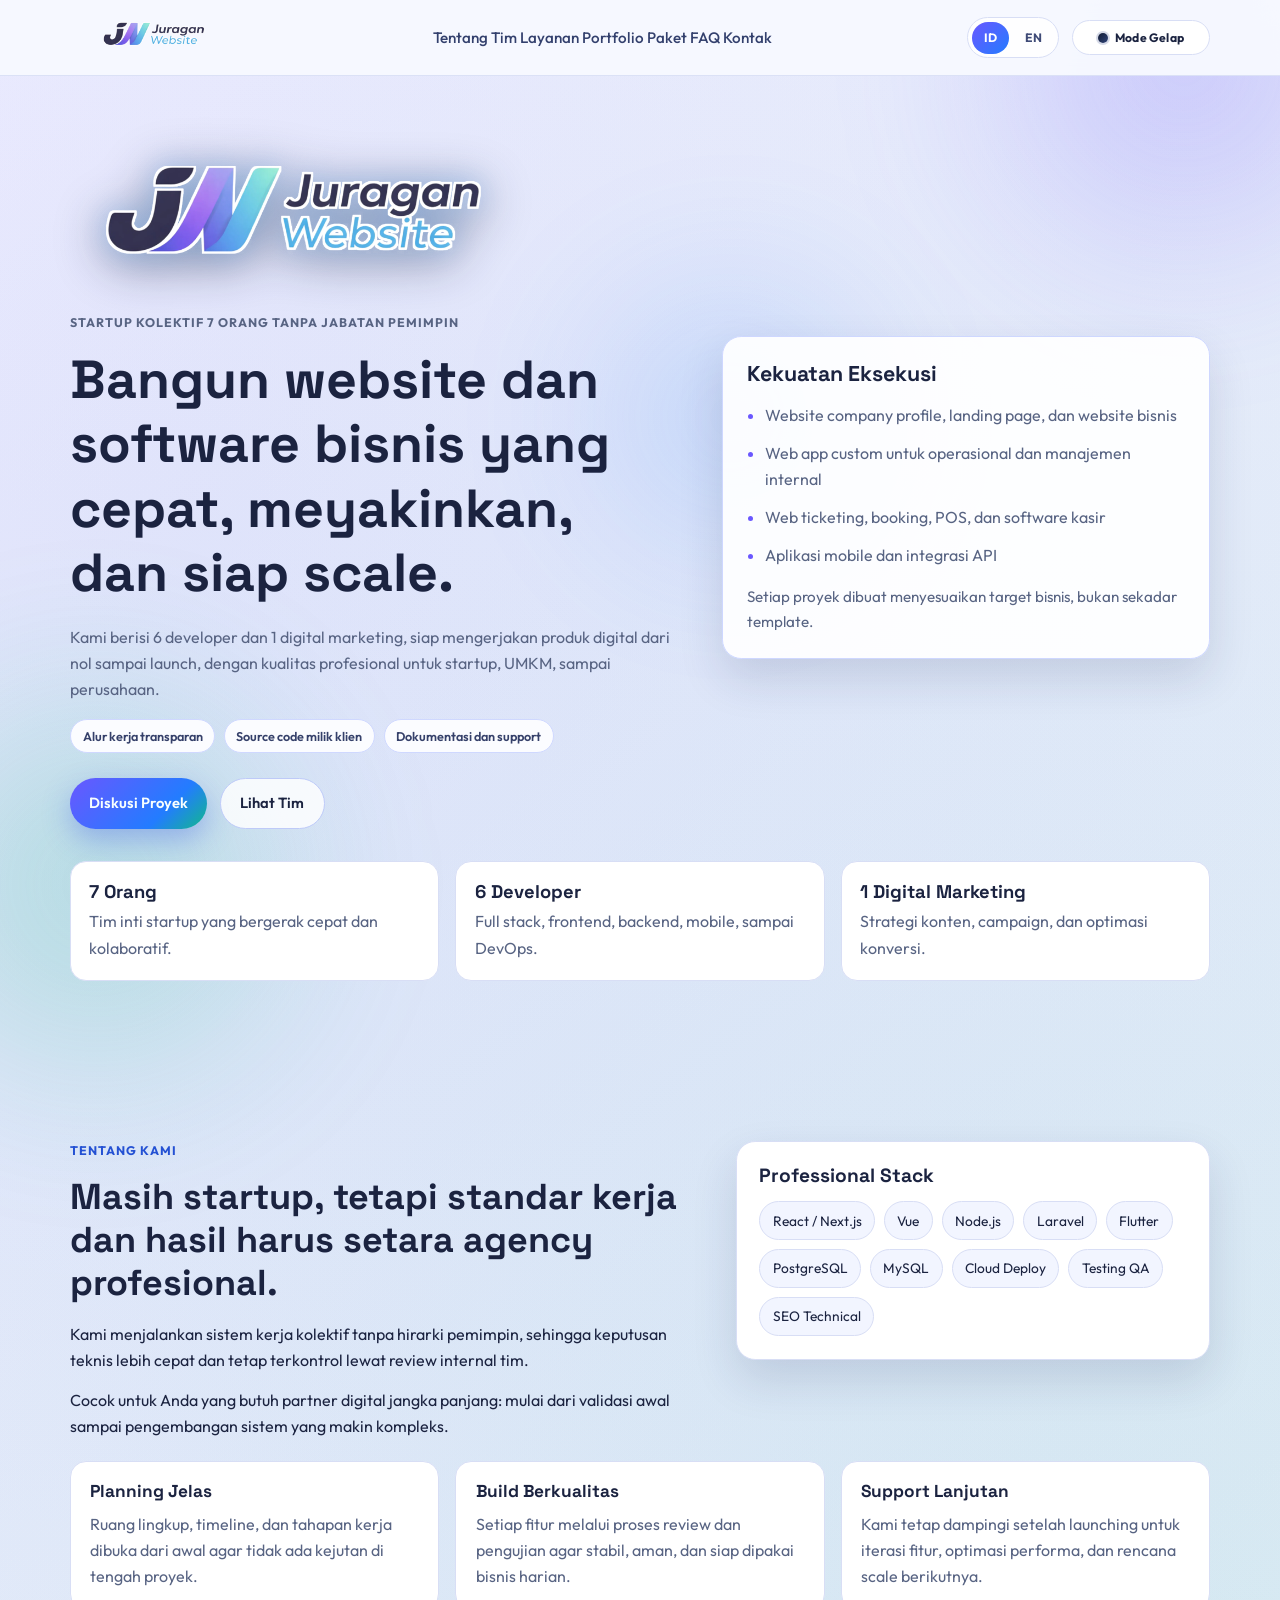
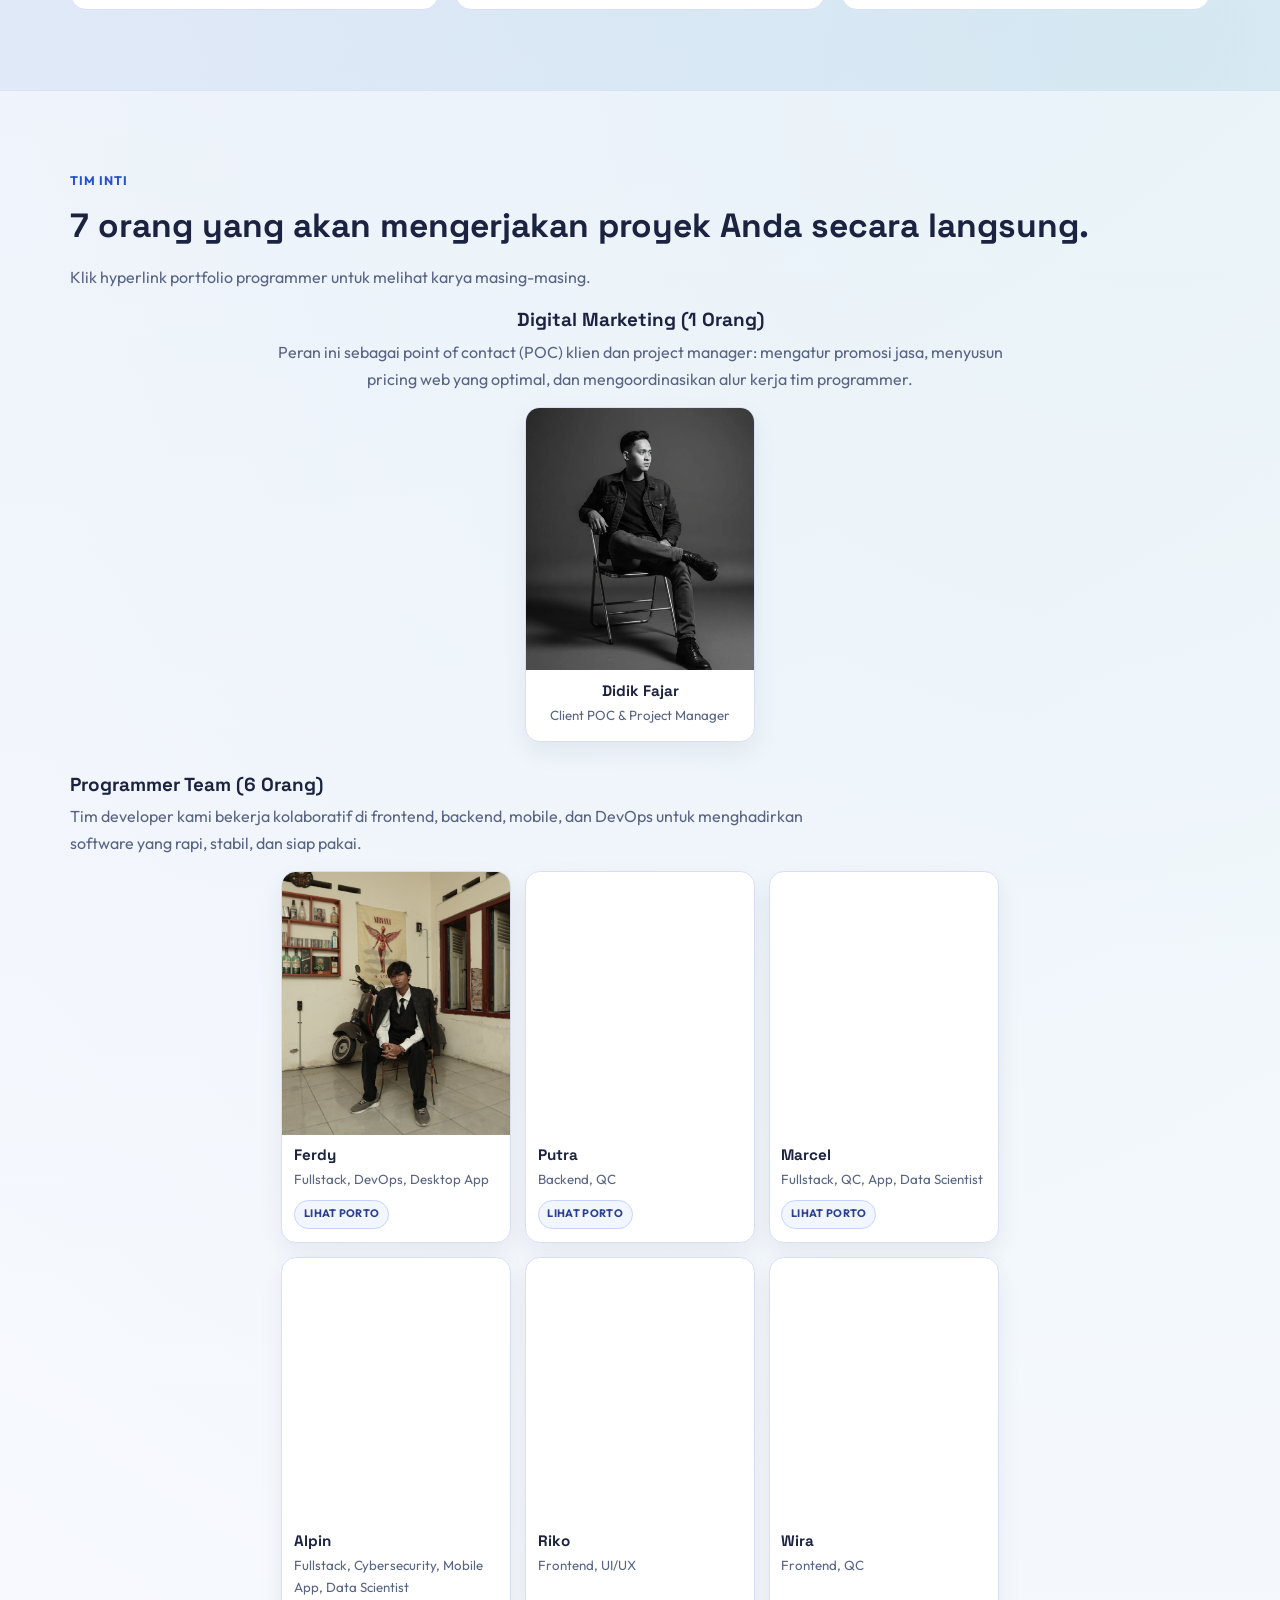
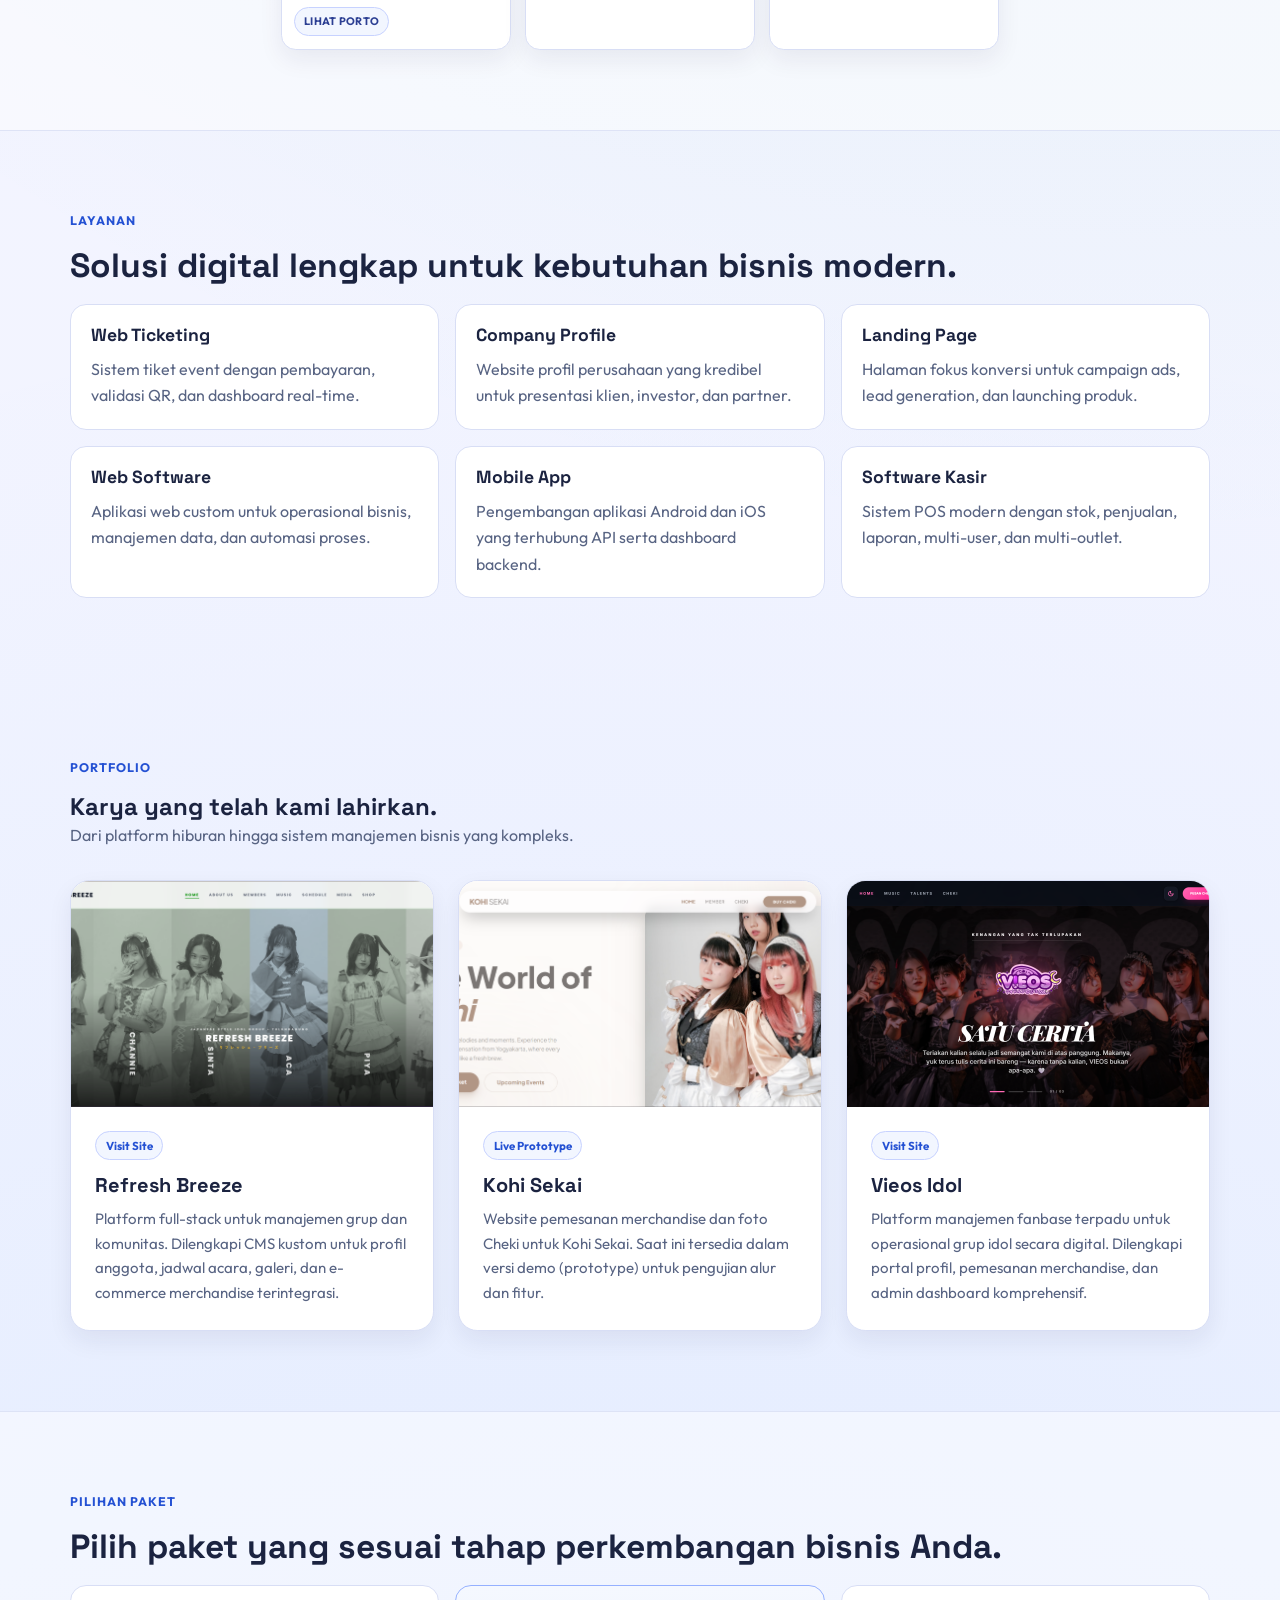
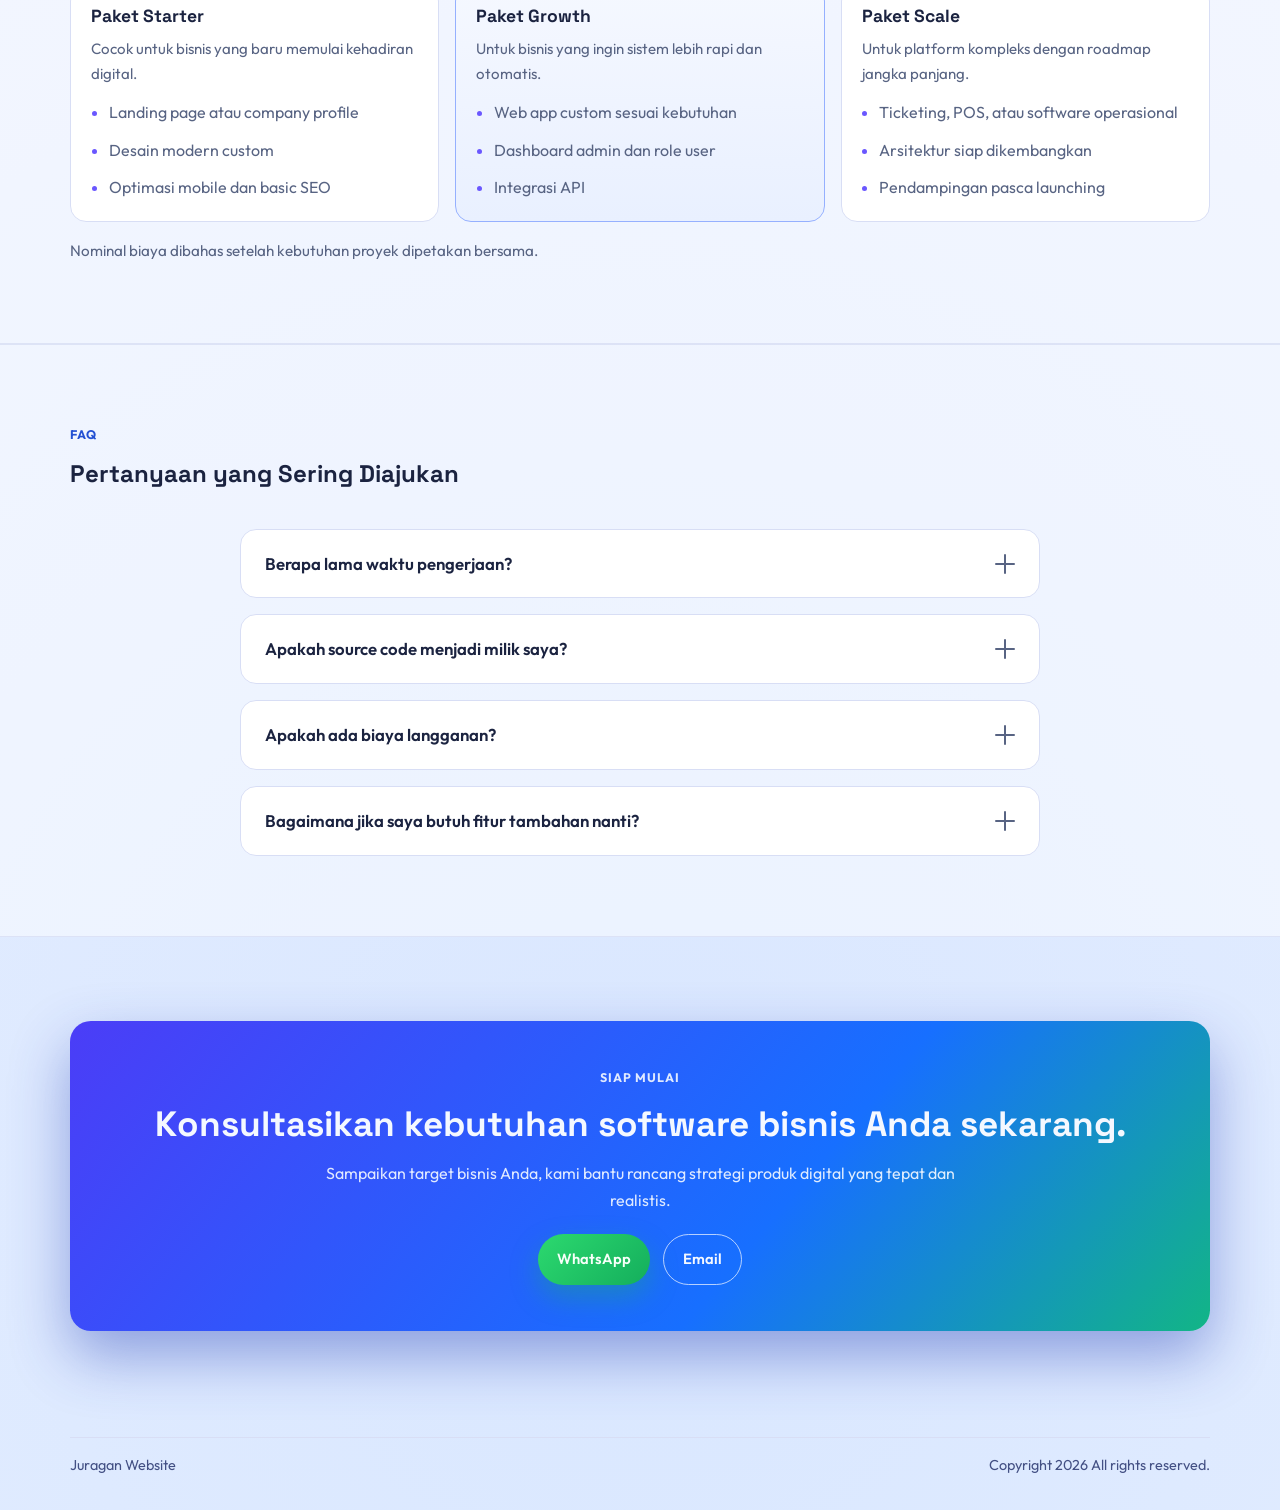
<file: index.html>
<!doctype html>
<html
  lang="id"
  data-title-id="Juragan Website"
  data-title-en="Juragan Website"
  data-description-id="Tim startup 6 developer dan 1 digital marketing untuk web software, app, ticketing, landing page, company profile, dan software kasir."
  data-description-en="A startup team of 6 developers and 1 digital marketer building web software, apps, ticketing systems, landing pages, company profiles, and POS software."
>
  <head>
    <meta charset="UTF-8" />
    <meta name="viewport" content="width=device-width, initial-scale=1.0" />
    <title>Juragan Website</title>
    <meta
      name="description"
      content="Tim startup 6 developer dan 1 digital marketing untuk web software, app, ticketing, landing page, company profile, dan software kasir."
    />
    <link rel="preconnect" href="https://fonts.googleapis.com" />
    <link rel="preconnect" href="https://fonts.gstatic.com" crossorigin />
    <link
      href="https://fonts.googleapis.com/css2?family=Outfit:wght@300;400;500;600;700&family=Space+Grotesk:wght@500;600;700&display=swap"
      rel="stylesheet"
    />
    <link rel="stylesheet" href="https://unpkg.com/aos@2.3.4/dist/aos.css" />
    <link rel="stylesheet" href="styles.css" />
  </head>
  <body>
    <div class="ambient ambient-a" aria-hidden="true"></div>
    <div class="ambient ambient-b" aria-hidden="true"></div>
    <div class="ambient ambient-c" aria-hidden="true"></div>

    <header class="site-header" id="beranda">
      <div class="container nav-wrap">
        <a href="#beranda" class="brand" aria-label="Juragan Website">
          <span class="brand-logo-wrap" aria-hidden="true">
            <img src="assets/LogoE.webp" alt="" class="brand-logo" />
          </span>
          <span class="brand-text">Juragan Website</span>
        </a>

        <nav id="site-nav" class="site-nav" aria-label="Main navigation">
          <div class="nav-container">
            <a href="#tentang" data-i18n data-id="Tentang" data-en="About">Tentang</a>
            <a href="#tim" data-i18n data-id="Tim" data-en="Team">Tim</a>
            <a href="#layanan" data-i18n data-id="Layanan" data-en="Services">Layanan</a>
            <a href="#portfolio" data-i18n data-id="Portfolio" data-en="Portfolio">Portfolio</a>
            <a href="#paket" data-i18n data-id="Paket" data-en="Packages">Paket</a>
            <a href="#faq" data-i18n data-id="FAQ" data-en="FAQ">FAQ</a>
            <a href="#kontak" data-i18n data-id="Kontak" data-en="Contact">Kontak</a>
          </div>
        </nav>

        <div class="nav-actions">
          <div class="lang-switch" role="group" aria-label="Language switcher">
            <button type="button" class="lang-btn is-active" data-lang-button="id" aria-pressed="true">
              ID
            </button>
            <button type="button" class="lang-btn" data-lang-button="en" aria-pressed="false">
              EN
            </button>
          </div>

          <button
            type="button"
            class="theme-toggle"
            data-theme-toggle
            data-label-dark-id="Mode Gelap"
            data-label-dark-en="Dark Mode"
            data-label-light-id="Mode Terang"
            data-label-light-en="Light Mode"
            aria-pressed="false"
          >
            <span class="theme-dot" aria-hidden="true"></span>
            <span class="theme-toggle-text">Dark Mode</span>
          </button>

          <button
            class="menu-toggle"
            aria-controls="site-nav"
            aria-expanded="false"
            aria-label="Menu"
          >
            <span class="hamburger-box">
              <span class="hamburger-inner"></span>
            </span>
          </button>
        </div>
      </div>
    </header>

    <main>
      <section class="hero section">
        <div class="container hero-grid">
          <div class="hero-copy reveal">
            <div
              class="hero-brand"
              aria-label="Logo Juragan Website"
              data-aos="fade-right"
              data-aos-duration="900"
              data-aos-easing="ease-out-cubic"
            >
              <span class="hero-logo-frame">
                <img src="assets/LogoE.webp" alt="Logo Juragan Website" class="hero-logo" />
              </span>
            </div>

            <p
              class="kicker"
              data-i18n
              data-id="Startup kolektif 7 orang tanpa jabatan pemimpin"
              data-en="A 7-person collective startup without a formal leader"
            >
              Startup kolektif 7 orang tanpa jabatan pemimpin
            </p>

            <h1
              data-i18n
              data-id="Bangun website dan software bisnis yang cepat, meyakinkan, dan siap scale."
              data-en="Build websites and business software that are fast, credible, and built to scale."
            >
              Bangun website dan software bisnis yang cepat, meyakinkan, dan siap scale.
            </h1>

            <p
              data-i18n
              data-id="Kami berisi 6 developer dan 1 digital marketing, siap mengerjakan produk digital dari nol sampai launch, dengan kualitas profesional untuk startup, UMKM, sampai perusahaan."
              data-en="Our team has 6 developers and 1 digital marketer, ready to build digital products from zero to launch with professional quality for startups, SMEs, and companies."
            >
              Kami berisi 6 developer dan 1 digital marketing, siap mengerjakan produk digital dari nol sampai launch, dengan kualitas profesional untuk startup, UMKM, sampai perusahaan.
            </p>

            <div class="hero-proof">
              <span
                data-i18n
                data-id="Alur kerja transparan"
                data-en="Transparent workflow"
                >Alur kerja transparan</span
              >
              <span
                data-i18n
                data-id="Source code milik klien"
                data-en="Client-owned source code"
                >Source code milik klien</span
              >
              <span
                data-i18n
                data-id="Dokumentasi dan support"
                data-en="Documentation and support"
                >Dokumentasi dan support</span
              >
            </div>

            <div class="hero-cta">
              <a href="#kontak" class="btn btn-primary" data-i18n data-id="Diskusi Proyek" data-en="Discuss Project"
                >Diskusi Proyek</a
              >
              <a href="#tim" class="btn btn-outline" data-i18n data-id="Lihat Tim" data-en="Meet The Team"
                >Lihat Tim</a
              >
            </div>
          </div>

          <div class="hero-panel reveal" data-delay="1">
            <h2 data-i18n data-id="Kekuatan Eksekusi" data-en="Execution Strength">Kekuatan Eksekusi</h2>
            <ul class="clean-list">
              <li
                data-i18n
                data-id="Website company profile, landing page, dan website bisnis"
                data-en="Company profile websites, landing pages, and business websites"
              >
                Website company profile, landing page, dan website bisnis
              </li>
              <li
                data-i18n
                data-id="Web app custom untuk operasional dan manajemen internal"
                data-en="Custom web apps for operations and internal management"
              >
                Web app custom untuk operasional dan manajemen internal
              </li>
              <li
                data-i18n
                data-id="Web ticketing, booking, POS, dan software kasir"
                data-en="Web ticketing, booking, POS, and cashier software"
              >
                Web ticketing, booking, POS, dan software kasir
              </li>
              <li
                data-i18n
                data-id="Aplikasi mobile dan integrasi API"
                data-en="Mobile apps and API integrations"
              >
                Aplikasi mobile dan integrasi API
              </li>
            </ul>
            <p
              class="small-note"
              data-i18n
              data-id="Setiap proyek dibuat menyesuaikan target bisnis, bukan sekadar template."
              data-en="Every project is tailored to business goals, not just template-based."
            >
              Setiap proyek dibuat menyesuaikan target bisnis, bukan sekadar template.
            </p>
          </div>
        </div>

        <div class="container metric-grid">
          <article class="metric reveal" data-delay="1">
            <h3>7 Orang</h3>
            <p
              data-i18n
              data-id="Tim inti startup yang bergerak cepat dan kolaboratif."
              data-en="A core startup team that moves fast and collaborates tightly."
            >
              Tim inti startup yang bergerak cepat dan kolaboratif.
            </p>
          </article>
          <article class="metric reveal" data-delay="2">
            <h3>6 Developer</h3>
            <p
              data-i18n
              data-id="Full stack, frontend, backend, mobile, sampai DevOps."
              data-en="Full stack, frontend, backend, mobile, and DevOps capabilities."
            >
              Full stack, frontend, backend, mobile, sampai DevOps.
            </p>
          </article>
          <article class="metric reveal" data-delay="3">
            <h3>1 Digital Marketing</h3>
            <p
              data-i18n
              data-id="Strategi konten, campaign, dan optimasi konversi."
              data-en="Content strategy, campaigns, and conversion optimization."
            >
              Strategi konten, campaign, dan optimasi konversi.
            </p>
          </article>
        </div>
      </section>

      <section class="section" id="tentang">
        <div class="container split">
          <div class="reveal">
            <p class="kicker" data-i18n data-id="Tentang Kami" data-en="About Us">Tentang Kami</p>
            <h2
              data-i18n
              data-id="Masih startup, tetapi standar kerja dan hasil harus setara agency profesional."
              data-en="Still a startup, but our quality and delivery standards are agency-level."
            >
              Masih startup, tetapi standar kerja dan hasil harus setara agency profesional.
            </h2>
            <p
              data-i18n
              data-id="Kami menjalankan sistem kerja kolektif tanpa hirarki pemimpin, sehingga keputusan teknis lebih cepat dan tetap terkontrol lewat review internal tim."
              data-en="We run as a collective without a formal leader, enabling faster technical decisions while maintaining quality through internal team reviews."
            >
              Kami menjalankan sistem kerja kolektif tanpa hirarki pemimpin, sehingga keputusan teknis lebih cepat dan tetap terkontrol lewat review internal tim.
            </p>
            <p
              data-i18n
              data-id="Cocok untuk Anda yang butuh partner digital jangka panjang: mulai dari validasi awal sampai pengembangan sistem yang makin kompleks."
              data-en="Ideal for businesses that need a long-term digital partner, from early validation to complex system growth."
            >
              Cocok untuk Anda yang butuh partner digital jangka panjang: mulai dari validasi awal sampai pengembangan sistem yang makin kompleks.
            </p>
          </div>

          <div class="stack-card reveal" data-delay="1">
            <h3 data-i18n data-id="Professional Stack" data-en="Professional Stack">Professional Stack</h3>
            <div class="chips">
              <span>React / Next.js</span>
              <span>Vue</span>
              <span>Node.js</span>
              <span>Laravel</span>
              <span>Flutter</span>
              <span>PostgreSQL</span>
              <span>MySQL</span>
              <span>Cloud Deploy</span>
              <span>Testing QA</span>
              <span>SEO Technical</span>
            </div>
          </div>
        </div>

        <div class="container proof-grid">
          <article class="proof-card reveal" data-delay="1">
            <h3 data-i18n data-id="Planning Jelas" data-en="Clear Planning">Planning Jelas</h3>
            <p
              data-i18n
              data-id="Ruang lingkup, timeline, dan tahapan kerja dibuka dari awal agar tidak ada kejutan di tengah proyek."
              data-en="Scope, timeline, and delivery stages are defined up front so there are no surprises mid-project."
            >
              Ruang lingkup, timeline, dan tahapan kerja dibuka dari awal agar tidak ada kejutan di tengah proyek.
            </p>
          </article>
          <article class="proof-card reveal" data-delay="2">
            <h3 data-i18n data-id="Build Berkualitas" data-en="Quality Build">Build Berkualitas</h3>
            <p
              data-i18n
              data-id="Setiap fitur melalui proses review dan pengujian agar stabil, aman, dan siap dipakai bisnis harian."
              data-en="Each feature goes through review and testing to ensure stability, security, and daily business readiness."
            >
              Setiap fitur melalui proses review dan pengujian agar stabil, aman, dan siap dipakai bisnis harian.
            </p>
          </article>
          <article class="proof-card reveal" data-delay="3">
            <h3 data-i18n data-id="Support Lanjutan" data-en="Continuous Support">Support Lanjutan</h3>
            <p
              data-i18n
              data-id="Kami tetap dampingi setelah launching untuk iterasi fitur, optimasi performa, dan rencana scale berikutnya."
              data-en="We continue supporting after launch for feature iterations, performance optimization, and scaling plans."
            >
              Kami tetap dampingi setelah launching untuk iterasi fitur, optimasi performa, dan rencana scale berikutnya.
            </p>
          </article>
        </div>
      </section>

      <section class="section" id="tim">
        <div class="container">
          <p class="kicker reveal" data-i18n data-id="Tim Inti" data-en="Core Team">Tim Inti</p>
          <h2
            class="reveal"
            data-delay="1"
            data-i18n
            data-id="7 orang yang akan mengerjakan proyek Anda secara langsung."
            data-en="7 people who will work on your project directly."
          >
            7 orang yang akan mengerjakan proyek Anda secara langsung.
          </h2>
          <p
            class="section-intro reveal"
            data-delay="2"
            data-i18n
            data-id="Klik hyperlink portfolio programmer untuk melihat karya masing-masing."
            data-en="Click each programmer portfolio hyperlink to view their work."
          >
            Klik hyperlink portfolio programmer untuk melihat karya masing-masing.
          </p>

          <div class="member-group marketing-top">
            <div class="group-header reveal" data-delay="1">
              <h3
                data-i18n
                data-id="Digital Marketing (1 Orang)"
                data-en="Digital Marketing (1 Person)"
              >
                Digital Marketing (1 Orang)
              </h3>
              <p
                data-i18n
                data-id="Peran ini sebagai point of contact (POC) klien dan project manager: mengatur promosi jasa, menyusun pricing web yang optimal, dan mengoordinasikan alur kerja tim programmer."
                data-en="This role acts as the client point of contact and project manager: handling service promotion, preparing optimal web pricing, and coordinating the programmers' workflow."
              >
                Peran ini sebagai point of contact (POC) klien dan project manager: mengatur promosi jasa, menyusun pricing web yang optimal, dan mengoordinasikan alur kerja tim programmer.
              </p>
            </div>

            <div class="member-grid marketing-grid">
              <article class="member-card is-static reveal" data-delay="1">
                <img
                  class="member-photo"
                  src="assets/team/didik-fajar.webp"
                  alt="Foto Didik Fajar"
                  loading="lazy"
                  decoding="async"
                />
                <div class="member-body">
                  <h3>Didik Fajar</h3>
                  <p class="member-role">Client POC &amp; Project Manager</p>
                </div>
              </article>
            </div>
          </div>

          <div class="member-group">
            <div class="group-header reveal" data-delay="2">
              <h3
                data-i18n
                data-id="Programmer Team (6 Orang)"
                data-en="Programmer Team (6 People)"
              >
                Programmer Team (6 Orang)
              </h3>
              <p
                data-i18n
                data-id="Tim developer kami bekerja kolaboratif di frontend, backend, mobile, dan DevOps untuk menghadirkan software yang rapi, stabil, dan siap pakai."
                data-en="Our developers collaborate across frontend, backend, mobile, and DevOps to deliver software that is clean, stable, and ready to use."
              >
                Tim developer kami bekerja kolaboratif di frontend, backend, mobile, dan DevOps untuk menghadirkan software yang rapi, stabil, dan siap pakai.
              </p>
            </div>

            <div class="member-grid programmer-grid">
              <article class="member-card member-link reveal" data-delay="1">
                <img
                  class="member-photo"
                  src="assets/team/ferdy.webp"
                  alt="Foto Ferdy"
                  loading="lazy"
                  decoding="async"
                />
                <div class="member-body">
                  <h3>Ferdy</h3>
                  <p class="member-role">Fullstack, DevOps, Desktop App</p>
                  <a
                    class="portfolio-tag portfolio-link"
                    href="https://ferdy.web.id"
                    target="_blank"
                    rel="noreferrer"
                    data-i18n
                    data-id="Lihat Porto"
                    data-en="View Portfolio"
                    >Lihat Porto</a
                  >
                </div>
              </article>

              <article class="member-card member-link reveal" data-delay="2">
                <img
                  class="member-photo"
                  src="assets/team/putra.webp"
                  alt="Foto Putra"
                  loading="lazy"
                  decoding="async"
                />
                <div class="member-body">
                  <h3>Putra</h3>
                  <p class="member-role">Backend, QC</p>
                  <a
                    class="portfolio-tag portfolio-link"
                    href="https://awooogaaa.github.io/portfolio/"
                    target="_blank"
                    rel="noreferrer"
                    data-i18n
                    data-id="Lihat Porto"
                    data-en="View Portfolio"
                    >Lihat Porto</a
                  >
                </div>
              </article>

              <article class="member-card member-link reveal" data-delay="3">
                <img
                  class="member-photo"
                  src="assets/team/marcel.webp"
                  alt="Foto Marcel"
                  loading="lazy"
                  decoding="async"
                />
                <div class="member-body">
                  <h3>Marcel</h3>
                  <p class="member-role">Fullstack, QC, App, Data Scientist</p>
                  <a
                    class="portfolio-tag portfolio-link"
                    href="https://marcellkurniawan.github.io/"
                    target="_blank"
                    rel="noreferrer"
                    data-i18n
                    data-id="Lihat Porto"
                    data-en="View Portfolio"
                    >Lihat Porto</a
                  >
                </div>
              </article>

              <article class="member-card member-link reveal" data-delay="1">
                  <img
                    class="member-photo"
                    src="assets/team/alpin.webp"
                    alt="Foto Alpin"
                    loading="lazy"
                    decoding="async"
                  />
                <div class="member-body">
                  <h3>Alpin</h3>
                  <p class="member-role">Fullstack, Cybersecurity, Mobile App, Data Scientist</p>
                  <a
                    class="portfolio-tag portfolio-link"
                    href="https://ray-portfolio-asli.vercel.app/work.html"
                    target="_blank"
                    rel="noreferrer"
                    data-i18n
                    data-id="Lihat Porto"
                    data-en="View Portfolio"
                    >Lihat Porto</a
                  >
                </div>
              </article>

              <article class="member-card is-static reveal" data-delay="2">
                  <img
                    class="member-photo"
                    src="assets/team/riko.webp"
                    alt="Foto Riko"
                    loading="lazy"
                    decoding="async"
                  />
                <div class="member-body">
                  <h3>Riko</h3>
                  <p class="member-role">Frontend, UI/UX</p>
                </div>
              </article>

              <article class="member-card is-static reveal" data-delay="3">
                  <img
                    class="member-photo"
                    src="assets/team/wira.webp"
                    alt="Foto Wira"
                    loading="lazy"
                    decoding="async"
                  />
                <div class="member-body">
                  <h3>Wira</h3>
                  <p class="member-role">Frontend, QC</p>
                </div>
              </article>
            </div>
          </div>
        </div>
      </section>

      <section class="section" id="layanan">
        <div class="container">
          <p class="kicker reveal" data-i18n data-id="Layanan" data-en="Services">Layanan</p>
          <h2
            class="reveal"
            data-delay="1"
            data-i18n
            data-id="Solusi digital lengkap untuk kebutuhan bisnis modern."
            data-en="Complete digital solutions for modern business needs."
          >
            Solusi digital lengkap untuk kebutuhan bisnis modern.
          </h2>

          <div class="service-grid">
            <article class="service-card reveal" data-delay="1">
              <h3>Web Ticketing</h3>
              <p
                data-i18n
                data-id="Sistem tiket event dengan pembayaran, validasi QR, dan dashboard real-time."
                data-en="Event ticketing system with payment flow, QR validation, and real-time dashboard."
              >
                Sistem tiket event dengan pembayaran, validasi QR, dan dashboard real-time.
              </p>
            </article>
            <article class="service-card reveal" data-delay="2">
              <h3>Company Profile</h3>
              <p
                data-i18n
                data-id="Website profil perusahaan yang kredibel untuk presentasi klien, investor, dan partner."
                data-en="A credible company website for clients, investors, and strategic partners."
              >
                Website profil perusahaan yang kredibel untuk presentasi klien, investor, dan partner.
              </p>
            </article>
            <article class="service-card reveal" data-delay="3">
              <h3>Landing Page</h3>
              <p
                data-i18n
                data-id="Halaman fokus konversi untuk campaign ads, lead generation, dan launching produk."
                data-en="Conversion-focused pages for ad campaigns, lead generation, and product launches."
              >
                Halaman fokus konversi untuk campaign ads, lead generation, dan launching produk.
              </p>
            </article>
            <article class="service-card reveal" data-delay="1">
              <h3>Web Software</h3>
              <p
                data-i18n
                data-id="Aplikasi web custom untuk operasional bisnis, manajemen data, dan automasi proses."
                data-en="Custom web software for business operations, data management, and process automation."
              >
                Aplikasi web custom untuk operasional bisnis, manajemen data, dan automasi proses.
              </p>
            </article>
            <article class="service-card reveal" data-delay="2">
              <h3>Mobile App</h3>
              <p
                data-i18n
                data-id="Pengembangan aplikasi Android dan iOS yang terhubung API serta dashboard backend."
                data-en="Android and iOS app development connected to APIs and backend dashboards."
              >
                Pengembangan aplikasi Android dan iOS yang terhubung API serta dashboard backend.
              </p>
            </article>
            <article class="service-card reveal" data-delay="3">
              <h3>Software Kasir</h3>
              <p
                data-i18n
                data-id="Sistem POS modern dengan stok, penjualan, laporan, multi-user, dan multi-outlet."
                data-en="Modern POS system with inventory, sales reports, multi-user, and multi-outlet support."
              >
                Sistem POS modern dengan stok, penjualan, laporan, multi-user, dan multi-outlet.
              </p>
            </article>
          </div>
        </div>
      </section>

      <section class="section" id="portfolio">
        <div class="container">
          <p class="kicker reveal" data-i18n data-id="Portfolio" data-en="Portfolio">Portfolio</p>
          <h2
            class="reveal"
            data-delay="1"
            data-i18n
            data-id="Karya yang telah kami lahirkan."
            data-en="Projects we have brought to life."
          >
            Karya yang telah kami lahirkan.
          </h2>
          <p
            class="section-intro reveal"
            data-delay="2"
            data-i18n
            data-id="Dari platform hiburan hingga sistem manajemen bisnis yang kompleks."
            data-en="From entertainment platforms to complex business management systems."
          >
            Dari platform hiburan hingga sistem manajemen bisnis yang kompleks.
          </p>

          <div class="portfolio-grid">
            <article class="portfolio-card reveal" data-delay="1">
              <div class="portfolio-image">
                <img src="assets/portfolio/refreshbreeze.png" alt="Refresh Breeze Preview" loading="lazy" />
              </div>
              <div class="portfolio-content">
                <div class="portfolio-tags">
                  <a href="https://refreshbreeze.web.id" target="_blank" rel="noreferrer" class="tag tag-link">Visit Site</a>
                </div>
                <h3>Refresh Breeze</h3>
                <p
                  data-i18n
                  data-id="Platform full-stack untuk manajemen grup dan komunitas. Dilengkapi CMS kustom untuk profil anggota, jadwal acara, galeri, dan e-commerce merchandise terintegrasi."
                  data-en="A full-stack platform for group and community management. Features a custom CMS for member profiles, event scheduling, galleries, and integrated merchandise e-commerce."
                >
                  Platform full-stack untuk manajemen grup dan komunitas. Dilengkapi CMS kustom untuk profil anggota, jadwal acara, galeri, dan e-commerce merchandise terintegrasi.
                </p>
              </div>
            </article>

            <article class="portfolio-card reveal" data-delay="2">
              <div class="portfolio-image">
                <img src="assets/portfolio/kohisekai.png" alt="Kohi Sekai Preview" loading="lazy" />
              </div>
              <div class="portfolio-content">
                <div class="portfolio-tags">
                  <a href="https://prototype-koh-sek.vercel.app/" target="_blank" rel="noreferrer" class="tag tag-link">Live Prototype</a>
                </div>
                <h3>Kohi Sekai</h3>
                <p
                  data-i18n
                  data-id="Website pemesanan merchandise dan foto Cheki untuk Kohi Sekai. Saat ini tersedia dalam versi demo (prototype) untuk pengujian alur dan fitur."
                  data-en="Merchandise and Cheki photo ordering website for Kohi Sekai. Currently available as a demo (prototype) version for flow and feature testing."
                >
                  Website pemesanan merchandise dan foto Cheki untuk Kohi Sekai. Saat ini tersedia dalam versi demo (prototype) untuk pengujian alur dan fitur.
                </p>
              </div>
            </article>

            <article class="portfolio-card reveal" data-delay="3">
              <div class="portfolio-image">
                <img src="assets/portfolio/vieos.jpg" alt="Vieos Preview" loading="lazy" />
              </div>
              <div class="portfolio-content">
                <div class="portfolio-tags">
                  <a href="https://vieos.web.id" target="_blank" rel="noreferrer" class="tag tag-link">Visit Site</a>
                </div>
                <h3>Vieos Idol</h3>
                <p
                  data-i18n
                  data-id="Platform manajemen fanbase terpadu untuk operasional grup idol secara digital. Dilengkapi portal profil, pemesanan merchandise, dan admin dashboard komprehensif."
                  data-en="A unified fanbase management platform for digital idol group operations. Features member portals, merchandise ordering, and a comprehensive admin dashboard."
                >
                  Platform manajemen fanbase terpadu untuk operasional grup idol secara digital. Dilengkapi portal profil, pemesanan merchandise, dan admin dashboard komprehensif.
                </p>
              </div>
            </div>
          </div>
        </div>
      </section>

      <section class="section" id="paket">
        <div class="container">
          <p class="kicker reveal" data-i18n data-id="Pilihan Paket" data-en="Service Packages">Pilihan Paket</p>
          <h2
            class="reveal"
            data-delay="1"
            data-i18n
            data-id="Pilih paket yang sesuai tahap perkembangan bisnis Anda."
            data-en="Choose a package that matches your business growth stage."
          >
            Pilih paket yang sesuai tahap perkembangan bisnis Anda.
          </h2>

          <div class="pricing-grid">
            <article class="price-card reveal" data-delay="1">
              <h3 data-i18n data-id="Paket Starter" data-en="Starter Package">Paket Starter</h3>
              <p
                class="plan-note"
                data-i18n
                data-id="Cocok untuk bisnis yang baru memulai kehadiran digital."
                data-en="Best for businesses starting their digital presence."
              >
                Cocok untuk bisnis yang baru memulai kehadiran digital.
              </p>
              <ul class="clean-list">
                <li
                  data-i18n
                  data-id="Landing page atau company profile"
                  data-en="Landing page or company profile"
                >
                  Landing page atau company profile
                </li>
                <li data-i18n data-id="Desain modern custom" data-en="Custom modern design">
                  Desain modern custom
                </li>
                <li
                  data-i18n
                  data-id="Optimasi mobile dan basic SEO"
                  data-en="Mobile optimization and basic SEO"
                >
                  Optimasi mobile dan basic SEO
                </li>
              </ul>
            </article>

            <article class="price-card highlight reveal" data-delay="2">
              <h3 data-i18n data-id="Paket Growth" data-en="Growth Package">Paket Growth</h3>
              <p
                class="plan-note"
                data-i18n
                data-id="Untuk bisnis yang ingin sistem lebih rapi dan otomatis."
                data-en="For businesses that need cleaner and more automated systems."
              >
                Untuk bisnis yang ingin sistem lebih rapi dan otomatis.
              </p>
              <ul class="clean-list">
                <li
                  data-i18n
                  data-id="Web app custom sesuai kebutuhan"
                  data-en="Custom web app based on your workflow"
                >
                  Web app custom sesuai kebutuhan
                </li>
                <li data-i18n data-id="Dashboard admin dan role user" data-en="Admin dashboard and user roles">
                  Dashboard admin dan role user
                </li>
                <li data-i18n data-id="Integrasi API" data-en="API integrations">Integrasi API</li>
              </ul>
            </article>

            <article class="price-card reveal" data-delay="3">
              <h3 data-i18n data-id="Paket Scale" data-en="Scale Package">Paket Scale</h3>
              <p
                class="plan-note"
                data-i18n
                data-id="Untuk platform kompleks dengan roadmap jangka panjang."
                data-en="For complex platforms with long-term product roadmaps."
              >
                Untuk platform kompleks dengan roadmap jangka panjang.
              </p>
              <ul class="clean-list">
                <li
                  data-i18n
                  data-id="Ticketing, POS, atau software operasional"
                  data-en="Ticketing, POS, or operational software"
                >
                  Ticketing, POS, atau software operasional
                </li>
                <li
                  data-i18n
                  data-id="Arsitektur siap dikembangkan"
                  data-en="Scalable architecture"
                >
                  Arsitektur siap dikembangkan
                </li>
                <li
                  data-i18n
                  data-id="Pendampingan pasca launching"
                  data-en="Post-launch support"
                >
                  Pendampingan pasca launching
                </li>
              </ul>
            </article>
          </div>

          <p
            class="small-note reveal"
            data-delay="2"
            data-i18n
            data-id="Nominal biaya dibahas setelah kebutuhan proyek dipetakan bersama."
            data-en="Project budget details are discussed after requirements are mapped together."
          >
            Nominal biaya dibahas setelah kebutuhan proyek dipetakan bersama.
          </p>
        </div>
      </section>

      <section class="section" id="faq">
        <div class="container">
          <p class="kicker reveal" data-i18n data-id="FAQ" data-en="FAQ">FAQ</p>
          <h2
            class="reveal"
            data-delay="1"
            data-i18n
            data-id="Pertanyaan yang Sering Diajukan"
            data-en="Frequently Asked Questions"
          >
            Pertanyaan yang Sering Diajukan
          </h2>

          <div class="faq-grid reveal" data-delay="2">
            <div class="faq-item">
              <button class="faq-question" aria-expanded="false">
                <span data-i18n data-id="Berapa lama waktu pengerjaan?" data-en="How long does development take?">Berapa lama waktu pengerjaan?</span>
                <span class="faq-icon" aria-hidden="true"></span>
              </button>
              <div class="faq-answer">
                <p
                  data-i18n
                  data-id="Tergantung kompleksitas. Landing page atau company profile biasanya selesai dalam 1-2 minggu. Web app custom bisa 4 minggu atau lebih."
                  data-en="It depends on complexity. Landing pages or company profiles usually take 1-2 weeks. Custom web apps may take 4 weeks or more."
                >
                  Tergantung kompleksitas. Landing page atau company profile biasanya selesai dalam 1-2 minggu. Web app custom bisa 4 minggu atau lebih.
                </p>
              </div>
            </div>

            <div class="faq-item">
              <button class="faq-question" aria-expanded="false">
                <span data-i18n data-id="Apakah source code menjadi milik saya?" data-en="Do I own the source code?">Apakah source code menjadi milik saya?</span>
                <span class="faq-icon" aria-hidden="true"></span>
              </button>
              <div class="faq-answer">
                <p
                  data-i18n
                  data-id="Ya, 100%. Setelah pelunasan, seluruh source code dan hak akses akan diserahkan sepenuhnya kepada Anda."
                  data-en="Yes, 100%. After final payment, all source code and access credentials will be fully handed over to you."
                >
                  Ya, 100%. Setelah pelunasan, seluruh source code dan hak akses akan diserahkan sepenuhnya kepada Anda.
                </p>
              </div>
            </div>

            <div class="faq-item">
              <button class="faq-question" aria-expanded="false">
                <span data-i18n data-id="Apakah ada biaya langganan?" data-en="Are there recurring subscription fees?">Apakah ada biaya langganan?</span>
                <span class="faq-icon" aria-hidden="true"></span>
              </button>
              <div class="faq-answer">
                <p
                  data-i18n
                  data-id="Kami tidak mengenakan biaya langganan jasa. Anda hanya perlu membayar biaya tahunan untuk Hosting & Domain ke penyedia layanan terkait."
                  data-en="We do not charge recurring service fees. You only need to pay annual fees for Hosting & Domain directly to the service providers."
                >
                  Kami tidak mengenakan biaya langganan jasa. Anda hanya perlu membayar biaya tahunan untuk Hosting & Domain ke penyedia layanan terkait.
                </p>
              </div>
            </div>

            <div class="faq-item">
              <button class="faq-question" aria-expanded="false">
                <span data-i18n data-id="Bagaimana jika saya butuh fitur tambahan nanti?" data-en="What if I need extra features later?">Bagaimana jika saya butuh fitur tambahan nanti?</span>
                <span class="faq-icon" aria-hidden="true"></span>
              </button>
              <div class="faq-answer">
                <p
                  data-i18n
                  data-id="Kami siap membantu pengembangan fitur lanjutan (iterasi) kapan saja dengan sistem pengerjaan berbasis scope atau project baru."
                  data-en="We are ready to assist with further feature development (iterations) anytime using a scope-based or new project system."
                >
                  Kami siap membantu pengembangan fitur lanjutan (iterasi) kapan saja dengan sistem pengerjaan berbasis scope atau project baru.
                </p>
              </div>
            </div>
          </div>
        </div>
      </section>

      <section class="section cta-section" id="kontak">
        <div class="container cta-card reveal">
          <p class="kicker" data-i18n data-id="Siap Mulai" data-en="Ready To Start">Siap Mulai</p>
          <h2
            data-i18n
            data-id="Konsultasikan kebutuhan software bisnis Anda sekarang."
            data-en="Consult your business software needs with us today."
          >
            Konsultasikan kebutuhan software bisnis Anda sekarang.
          </h2>
          <p
            data-i18n
            data-id="Sampaikan target bisnis Anda, kami bantu rancang strategi produk digital yang tepat dan realistis."
            data-en="Share your business goals and we will design the right and realistic digital product strategy."
          >
            Sampaikan target bisnis Anda, kami bantu rancang strategi produk digital yang tepat dan realistis.
          </p>

          <div class="cta-actions">
            <a class="btn btn-whatsapp" href="https://wa.me/6281252835382?text=Halo%20tim%20Juragan%20Website%2C%20saya%20ingin%20konsultasi%20soal%20pembuatan%20solusi%20digital%20(web%2Fsoftware%2Fapp)%20untuk%20bisnis%20saya.%20Bisa%20bantu%20analisis%20kebutuhannya%3F" target="_blank" rel="noreferrer"
              >WhatsApp</a
            >
            <a class="btn btn-outline" href="mailto:juraganwebsite.web@gmail.com">Email</a>
          </div>
        </div>
      </section>
    </main>

    <footer class="site-footer">
      <div class="container footer-wrap">
        <p>Juragan Website</p>
        <p>Copyright <span id="year"></span> All rights reserved.</p>
      </div>
    </footer>

    <script src="https://unpkg.com/aos@2.3.4/dist/aos.js"></script>
    <script src="script.js"></script>
  </body>
</html>
</file>
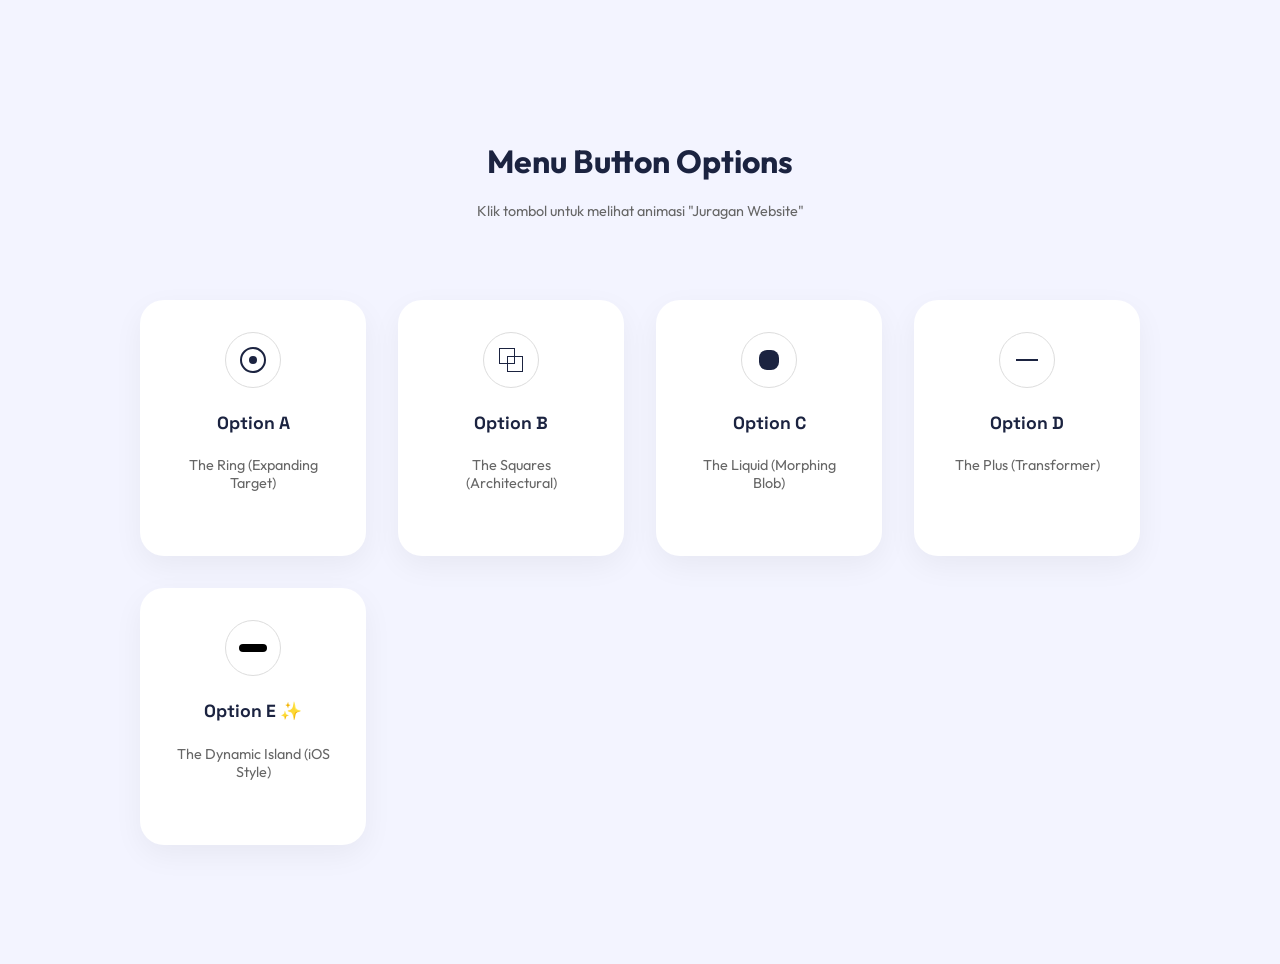
<file: menu_demo.html>
<!DOCTYPE html>
<html lang="id">
<head>
    <meta charset="UTF-8">
    <meta name="viewport" content="width=device-width, initial-scale=1.0">
    <title>Menu Button Options - Demo</title>
    <link rel="preconnect" href="https://fonts.googleapis.com">
    <link rel="preconnect" href="https://fonts.gstatic.com" crossorigin>
    <link href="https://fonts.googleapis.com/css2?family=Outfit:wght@400;700&family=Space+Grotesk:wght@600&display=swap" rel="stylesheet">
    <style>
        :root {
            --accent: #6a57ff;
            --ink: #1b2340;
            --bg: #f3f4ff;
            --surface: #ffffff;
        }

        body {
            font-family: 'Outfit', sans-serif;
            background: var(--bg);
            color: var(--ink);
            display: flex;
            flex-direction: column;
            align-items: center;
            justify-content: center;
            min-height: 100vh;
            margin: 0;
            padding: 2rem;
        }

        .demo-grid {
            display: grid;
            grid-template-columns: repeat(auto-fit, minmax(200px, 1fr));
            gap: 2rem;
            width: 100%;
            max-width: 1000px;
        }

        .option-card {
            background: var(--surface);
            border-radius: 1.5rem;
            padding: 2rem;
            display: flex;
            flex-direction: column;
            align-items: center;
            text-align: center;
            box-shadow: 0 10px 30px rgba(0,0,0,0.05);
            transition: transform 0.3s ease;
        }

        .option-card:hover {
            transform: translateY(-5px);
        }

        h3 {
            font-family: 'Space Grotesk', sans-serif;
            margin: 1.5rem 0 0.5rem;
            font-size: 1.1rem;
        }

        p {
            font-size: 0.9rem;
            color: #666;
            margin-bottom: 2rem;
        }

        .btn-preview {
            width: 3.5rem;
            height: 3.5rem;
            border-radius: 50%;
            border: 1px solid #ddd;
            background: white;
            cursor: pointer;
            display: flex;
            align-items: center;
            justify-content: center;
            position: relative;
            transition: all 0.3s ease;
            outline: none;
        }

        .btn-preview:hover {
            border-color: var(--accent);
            background: #f9f8ff;
        }

        /* --- OPTION A: THE RING --- */
        .ring-inner {
            width: 8px;
            height: 8px;
            background: var(--ink);
            border-radius: 50%;
            transition: all 0.3s ease;
            position: relative;
        }
        .option-a::before {
            content: '';
            position: absolute;
            width: 22px;
            height: 22px;
            border: 2px solid var(--ink);
            border-radius: 50%;
            transition: all 0.3s ease;
        }
        .option-a.active .ring-inner {
            width: 24px;
            height: 2px;
            border-radius: 0;
            transform: rotate(45deg);
        }
        .option-a.active::before {
            width: 24px;
            height: 2px;
            border: none;
            background: var(--ink);
            border-radius: 0;
            transform: rotate(-45deg);
        }

        /* --- OPTION B: THE SQUARES --- */
        .square-1, .square-2 {
            position: absolute;
            width: 14px;
            height: 14px;
            border: 1.5px solid var(--ink);
            transition: all 0.4s cubic-bezier(0.68, -0.55, 0.265, 1.55);
        }
        .square-1 { transform: translate(-4px, -4px); }
        .square-2 { transform: translate(4px, 4px); }
        
        .option-b.active .square-1 {
            transform: rotate(45deg);
            width: 24px;
            height: 2px;
            border-width: 0 0 2px 0;
        }
        .option-b.active .square-2 {
            transform: rotate(-45deg);
            width: 24px;
            height: 2px;
            border-width: 0 0 2px 0;
        }

        /* --- OPTION C: LIQUID --- */
        .blob {
            width: 20px;
            height: 20px;
            background: var(--ink);
            border-radius: 8px;
            transition: all 0.4s ease;
            position: relative;
        }
        .option-c.active .blob {
            border-radius: 0;
            width: 24px;
            height: 2px;
            transform: rotate(45deg);
        }
        .option-c.active .blob::after {
            content: '';
            position: absolute;
            width: 24px;
            height: 2px;
            background: var(--ink);
            top: 0;
            left: 0;
            transform: rotate(-90deg);
            transition: all 0.4s ease;
        }

        /* --- OPTION D: PLUS --- */
        .line-h {
            width: 22px;
            height: 2.5px;
            background: var(--ink);
            position: absolute;
            transition: all 0.3s ease;
        }
        .line-v {
            width: 2.5px;
            height: 0;
            background: var(--ink);
            position: absolute;
            transition: all 0.3s ease;
        }
        .option-d.active .line-h {
            transform: rotate(45deg);
        }
        .option-d.active .line-v {
            height: 22px;
            transform: rotate(45deg);
        }

        /* --- OPTION E: DYNAMIC ISLAND --- */
        .island-pill {
            width: 28px;
            height: 8px;
            background: #000;
            border-radius: 999px;
            transition: all 0.4s cubic-bezier(0.175, 0.885, 0.32, 1.275);
            position: relative;
        }
        .option-e.active .island-pill {
            width: 24px;
            height: 24px;
            border-radius: 50%;
        }
        .option-e::after {
            content: '';
            position: absolute;
            width: 2px;
            height: 2px;
            background: rgba(255,255,255,0.4);
            border-radius: 50%;
            left: 20%;
            opacity: 1;
            transition: all 0.3s ease;
        }
        .option-e.active::after {
            opacity: 0;
            left: 50%;
        }
        .option-e.active .island-pill::before,
        .option-e.active .island-pill::after {
            content: '';
            position: absolute;
            width: 14px;
            height: 2px;
            background: #fff;
            top: 50%;
            left: 50%;
            margin-top: -1px;
            margin-left: -7px;
        }
        .option-e.active .island-pill::before { transform: rotate(45deg); }
        .option-e.active .island-pill::after { transform: rotate(-45deg); }

        header {
            margin-bottom: 3rem;
            text-align: center;
        }
    </style>
</head>
<body>
    <header>
        <h1>Menu Button Options</h1>
        <p>Klik tombol untuk melihat animasi "Juragan Website"</p>
    </header>
    <div class="demo-grid">
        <div class="option-card">
            <button class="btn-preview option-a" onclick="this.classList.toggle('active')">
                <span class="ring-inner"></span>
            </button>
            <h3>Option A</h3>
            <p>The Ring (Expanding Target)</p>
        </div>
        <div class="option-card">
            <button class="btn-preview option-b" onclick="this.classList.toggle('active')">
                <span class="square-1"></span>
                <span class="square-2"></span>
            </button>
            <h3>Option B</h3>
            <p>The Squares (Architectural)</p>
        </div>
        <div class="option-card">
            <button class="btn-preview option-c" onclick="this.classList.toggle('active')">
                <span class="blob"></span>
            </button>
            <h3>Option C</h3>
            <p>The Liquid (Morphing Blob)</p>
        </div>
        <div class="option-card">
            <button class="btn-preview option-d" onclick="this.classList.toggle('active')">
                <span class="line-h"></span>
                <span class="line-v"></span>
            </button>
            <h3>Option D</h3>
            <p>The Plus (Transformer)</p>
        </div>
        <div class="option-card">
            <button class="btn-preview option-e" onclick="this.classList.toggle('active')">
                <span class="island-pill"></span>
            </button>
            <h3>Option E ✨</h3>
            <p>The Dynamic Island (iOS Style)</p>
        </div>
    </div>
</body>
</html>
</file>
<file: styles.css>
:root {
  --bg: #f3f4ff;
  --surface: #ffffff;
  --surface-2: #f2f5ff;
  --ink: #1b2340;
  --muted: #586483;
  --line: #d8def5;
  --purple: #6a57ff;
  --blue: #237cff;
  --green: #11b98a;
  --accent: var(--blue);
  --accent-strong: #2451d3;
  --shadow: 0 20px 45px rgba(30, 40, 90, 0.14);
  --body-bg:
    radial-gradient(circle at 15% 8%, rgba(106, 87, 255, 0.12), transparent 42%),
    radial-gradient(circle at 90% 26%, rgba(17, 185, 138, 0.12), transparent 44%),
    radial-gradient(circle at 50% 95%, rgba(35, 124, 255, 0.11), transparent 42%),
    linear-gradient(180deg, #f9faff 0%, #f3f4ff 50%, #eff4ff 100%);
  --header-bg: rgba(246, 248, 255, 0.98);
  --nav-ink: #33406d;
  --hero-pill-ink: #35406a;
  --hero-pill-border: #cfd8ff;
  --hero-pill-bg: #fbfcff;
  --btn-outline-border: #becaf8;
  --btn-outline-bg: rgba(255, 255, 255, 0.82);
  --panel-bg: rgba(255, 255, 255, 0.92);
  --panel-border: #ced7ff;
  --section-alt-bg: rgba(255, 255, 255, 0.47);
  --section-alt-border: rgba(216, 222, 245, 0.82);
  --card-shadow-soft: 0 10px 24px rgba(27, 35, 64, 0.07);
  --tag-border: #c7d2ff;
  --tag-bg: #f2f6ff;
  --tag-ink: #2c3f93;
  --tag-muted-border: #d3d9f1;
  --tag-muted-bg: #f8f9ff;
  --tag-muted-ink: #6a738f;
  --footer-ink: #435084;
  --mobile-nav-bg: rgba(255, 255, 255, 0.97);
  --header-border: rgba(216, 222, 245, 0.9);
  --lang-ink: #3f4b77;
  --price-highlight-border: #95b0ff;
  --price-highlight-bg: linear-gradient(180deg, #f5f8ff 0%, #e9f0ff 100%);
  --whatsapp-start: #2cd96f;
  --whatsapp-end: #14ae5c;
  --whatsapp-shadow: 0 12px 28px rgba(25, 177, 102, 0.38);
  --whatsapp-shadow-hover: 0 16px 34px rgba(20, 164, 94, 0.48);
  --portfolio-hover-border: #6f8dff;
  --portfolio-hover-bg: linear-gradient(135deg, #4f6dff 0%, #2e84ff 100%);
  --portfolio-hover-ink: #f7fbff;
  --portfolio-hover-shadow: 0 8px 18px rgba(58, 100, 255, 0.28);
}

:root[data-theme="dark"] {
  --bg: #0f1224;
  --surface: #151a30;
  --surface-2: #1c2344;
  --ink: #e6ecff;
  --muted: #a1afd6;
  --line: #2a335e;
  --accent-strong: #87a6ff;
  --shadow: 0 20px 45px rgba(0, 0, 0, 0.45);
  --body-bg:
    radial-gradient(circle at 15% 8%, rgba(106, 87, 255, 0.22), transparent 42%),
    radial-gradient(circle at 90% 26%, rgba(17, 185, 138, 0.2), transparent 44%),
    radial-gradient(circle at 50% 95%, rgba(35, 124, 255, 0.22), transparent 42%),
    linear-gradient(180deg, #0e1223 0%, #0f1428 52%, #101834 100%);
  --header-bg: rgba(14, 18, 37, 0.98);
  --nav-ink: #d5ddff;
  --hero-pill-ink: #d7e0ff;
  --hero-pill-border: #3d4a85;
  --hero-pill-bg: #1d264a;
  --btn-outline-border: #425292;
  --btn-outline-bg: rgba(26, 34, 67, 0.8);
  --panel-bg: rgba(24, 31, 58, 0.94);
  --panel-border: #344074;
  --section-alt-bg: rgba(19, 24, 46, 0.8);
  --section-alt-border: rgba(46, 58, 106, 0.86);
  --card-shadow-soft: 0 10px 24px rgba(0, 0, 0, 0.35);
  --tag-border: #4a5ca3;
  --tag-bg: #1f2b52;
  --tag-ink: #d5dfff;
  --tag-muted-border: #3d4a7f;
  --tag-muted-bg: #1a2142;
  --tag-muted-ink: #a9b5de;
  --footer-ink: #aeb9e6;
  --mobile-nav-bg: rgba(17, 22, 43, 0.96);
  --header-border: rgba(46, 58, 106, 0.9);
  --lang-ink: #c7d3ff;
  --price-highlight-border: #3e56a9;
  --price-highlight-bg: linear-gradient(180deg, rgba(63, 86, 188, 0.42) 0%, rgba(33, 51, 117, 0.58) 100%);
  --whatsapp-start: #32e07b;
  --whatsapp-end: #169a61;
  --whatsapp-shadow: 0 12px 28px rgba(29, 201, 121, 0.3);
  --whatsapp-shadow-hover: 0 16px 34px rgba(48, 220, 140, 0.38);
  --portfolio-hover-border: #86a2ff;
  --portfolio-hover-bg: linear-gradient(135deg, #4d6fff 0%, #2d8cff 100%);
  --portfolio-hover-ink: #f7fbff;
  --portfolio-hover-shadow: 0 9px 20px rgba(52, 99, 255, 0.45);
}

* {
  box-sizing: border-box;
}

html {
  scroll-behavior: smooth;
}

body {
  margin: 0;
  font-family: "Outfit", "Segoe UI", sans-serif;
  color: var(--ink);
  background: var(--body-bg);
  line-height: 1.65;
  min-height: 100vh;
  overflow-x: hidden;
}

h1,
h2,
h3 {
  font-family: "Space Grotesk", "Trebuchet MS", sans-serif;
  line-height: 1.2;
  margin: 0;
}

p {
  margin: 0;
}

a {
  color: inherit;
  text-decoration: none;
}

img,
svg {
  max-width: 100%;
  display: block;
}

button {
  font: inherit;
}

.container {
  width: min(1140px, calc(100% - clamp(1rem, 4vw, 2.5rem)));
  margin-inline: auto;
}

.section {
  padding: 5rem 0;
  position: relative;
}

.kicker {
  font-weight: 700;
  letter-spacing: 0.08em;
  text-transform: uppercase;
  color: var(--accent-strong);
  font-size: 0.78rem;
  margin-bottom: 0.9rem;
}

.small-note {
  margin-top: 1rem;
  color: var(--muted);
  font-size: 0.95rem;
}

.clean-list {
  margin: 0;
  padding-left: 1.1rem;
  display: grid;
  gap: 0.7rem;
  color: var(--muted);
}

.clean-list li::marker {
  color: var(--purple);
}

.ambient {
  position: fixed;
  z-index: -1;
  width: 36rem;
  aspect-ratio: 1;
  border-radius: 50%;
  filter: blur(65px);
  opacity: 0.5;
  pointer-events: none;
}

.ambient-a {
  top: -14rem;
  right: -12rem;
  background: radial-gradient(circle at center, rgba(106, 87, 255, 0.55) 0%, transparent 68%);
}

.ambient-b {
  bottom: -17rem;
  left: -12rem;
  background: radial-gradient(circle at center, rgba(17, 185, 138, 0.5) 0%, transparent 68%);
}

.ambient-c {
  top: 25%;
  left: 42%;
  width: 24rem;
  background: radial-gradient(circle at center, rgba(35, 124, 255, 0.38) 0%, transparent 72%);
}

.site-header {
  position: sticky;
  top: 0;
  z-index: 30;
  backdrop-filter: blur(11px);
  background: var(--header-bg);
  border-bottom: 1px solid var(--header-border);
}

.nav-wrap {
  display: flex;
  align-items: center;
  justify-content: space-between;
  min-height: clamp(3.9rem, 8vw, 4.7rem);
  gap: 1.2rem;
  position: relative;
}

.brand {
  display: inline-flex;
  align-items: center;
  gap: 0.55rem;
  min-width: 0;
  font-family: "Space Grotesk", sans-serif;
  font-weight: 700;
  font-size: 0.95rem;
  letter-spacing: 0.07em;
}

.brand-logo-wrap {
  width: clamp(8rem, 17vw, 10.5rem);
  height: clamp(2rem, 4.7vw, 2.7rem);
  border-radius: 0;
  overflow: hidden;
  flex-shrink: 0;
  display: flex;
  align-items: center;
  justify-content: center;
}

.brand-logo {
  width: 100%;
  height: 100%;
  max-width: none;
  object-fit: contain;
  object-position: center;
  transform: scale(2.75);
}

.brand-text {
  display: none;
}

.nav-actions {
  display: flex;
  align-items: center;
  gap: 0.85rem;
}

.site-nav {
  display: flex;
  align-items: center;
  gap: 1.4rem;
  font-size: 0.95rem;
  color: var(--nav-ink);
}

.site-nav a {
  position: relative;
  font-weight: 500;
}

.site-nav a::after {
  content: "";
  position: absolute;
  left: 0;
  bottom: -0.3rem;
  width: 100%;
  height: 2px;
  background: linear-gradient(90deg, var(--purple), var(--blue));
  transform: scaleX(0);
  transform-origin: right;
  transition: transform 0.24s ease;
}

.site-nav a:hover::after {
  transform-origin: left;
  transform: scaleX(1);
}

.lang-switch {
  display: inline-flex;
  align-items: center;
  gap: 0.3rem;
  padding: 0.24rem;
  border-radius: 999px;
  background: rgba(255, 255, 255, 0.85);
  border: 1px solid var(--line);
}

.lang-btn {
  border: 0;
  border-radius: 999px;
  background: transparent;
  color: var(--lang-ink);
  padding: 0.35rem 0.72rem;
  font-size: 0.76rem;
  font-weight: 700;
  letter-spacing: 0.04em;
  cursor: pointer;
  min-height: 2rem;
}

.lang-btn.is-active {
  background: linear-gradient(135deg, var(--purple) 0%, var(--blue) 100%);
  color: #ffffff;
}

.theme-toggle {
  display: inline-flex;
  align-items: center;
  justify-content: center;
  gap: 0.42rem;
  border: 1px solid var(--line);
  border-radius: 999px;
  background: var(--surface);
  color: var(--ink);
  padding: 0.36rem 0.74rem;
  font-size: 0.76rem;
  font-weight: 700;
  letter-spacing: 0.02em;
  min-width: 8.6rem;
  min-height: 2.15rem;
  cursor: pointer;
}

.theme-dot {
  width: 0.62rem;
  height: 0.62rem;
  border-radius: 50%;
  background: linear-gradient(135deg, #111b34, #2f4379);
  box-shadow: 0 0 0 2px rgba(66, 82, 146, 0.22);
}

.theme-toggle.is-dark .theme-dot {
  background: linear-gradient(135deg, #ffd166, #ff9f43);
  box-shadow: 0 0 0 2px rgba(255, 181, 72, 0.25);
}

.theme-toggle-text {
  white-space: nowrap;
}

.menu-toggle {
  display: none;
  border: 1px solid var(--line);
  background: var(--surface);
  color: var(--ink);
  font-weight: 600;
  border-radius: 999px;
  padding: 0.5rem 1rem;
  min-height: 2.2rem;
  cursor: pointer;
}

.hero {
  padding-top: clamp(4.2rem, 8vw, 5.6rem);
}

.hero-grid {
  display: grid;
  grid-template-columns: 1.12fr 0.88fr;
  gap: 2rem;
  align-items: center;
}

.hero-copy h1 {
  font-size: clamp(1.72rem, 4.6vw, 3.35rem);
  margin-bottom: 1.15rem;
  max-width: 17ch;
}

.hero-brand {
  display: block;
  margin-bottom: 0.9rem;
  width: fit-content;
}

.hero-logo {
  width: clamp(16.8rem, 44vw, 28rem);
  height: clamp(5.6rem, 12.4vw, 8.3rem);
  object-fit: cover;
  object-position: center 53%;
  filter:
    drop-shadow(0 0 14px rgba(130, 194, 255, 0.45))
    drop-shadow(0 8px 24px rgba(7, 14, 44, 0.46));
}

.hero-copy p {
  color: var(--muted);
  max-width: 66ch;
}

.hero-proof {
  margin-top: 1rem;
  display: flex;
  flex-wrap: wrap;
  gap: 0.55rem;
}

.hero-proof span {
  padding: 0.36rem 0.72rem;
  border-radius: 999px;
  font-size: 0.79rem;
  font-weight: 600;
  color: var(--hero-pill-ink);
  border: 1px solid var(--hero-pill-border);
  background: var(--hero-pill-bg);
}

.hero-cta {
  margin-top: 1.55rem;
  display: flex;
  flex-wrap: wrap;
  gap: 0.8rem;
}

.btn {
  display: inline-flex;
  align-items: center;
  justify-content: center;
  padding: 0.78rem 1.2rem;
  border-radius: 999px;
  font-weight: 600;
  font-size: 0.92rem;
  min-height: 2.75rem;
  transition: transform 0.2s ease, box-shadow 0.2s ease, background 0.2s ease;
}

.btn:hover {
  transform: translateY(-2px);
}

.btn-primary {
  background: linear-gradient(135deg, var(--purple) 0%, var(--blue) 68%, var(--green) 100%);
  color: #f8fffe;
  box-shadow: 0 11px 28px rgba(64, 94, 231, 0.36);
}

.btn-whatsapp {
  background: linear-gradient(135deg, var(--whatsapp-start) 0%, var(--whatsapp-end) 100%);
  color: #f7fff9;
  box-shadow: var(--whatsapp-shadow);
}

.btn-whatsapp:hover {
  box-shadow: var(--whatsapp-shadow-hover);
}

.btn-outline {
  border: 1px solid var(--btn-outline-border);
  background: var(--btn-outline-bg);
}

.hero-panel {
  background: var(--panel-bg);
  border: 1px solid var(--panel-border);
  border-radius: 1.2rem;
  padding: 1.5rem;
  box-shadow: var(--shadow);
}

.hero-panel h2 {
  margin-bottom: 1rem;
  font-size: 1.34rem;
}

.metric-grid {
  margin-top: 2rem;
  display: grid;
  grid-template-columns: repeat(3, minmax(0, 1fr));
  gap: 1rem;
}

.metric {
  background: var(--surface);
  border: 1px solid var(--line);
  border-radius: 1rem;
  padding: 1.15rem;
}

.metric h3 {
  font-size: 1.15rem;
  margin-bottom: 0.36rem;
}

.metric p {
  color: var(--muted);
}

.split {
  display: grid;
  grid-template-columns: 1.15fr 0.85fr;
  gap: 1.5rem;
  align-items: start;
}

.split h2 {
  font-size: clamp(1.6rem, 3.2vw, 2.25rem);
  margin-bottom: 1rem;
}

.split p + p {
  margin-top: 0.8rem;
}

.stack-card {
  background: var(--surface);
  border: 1px solid var(--line);
  border-radius: 1.2rem;
  padding: 1.4rem;
  box-shadow: var(--shadow);
}

.stack-card h3 {
  margin-bottom: 0.9rem;
  font-size: 1.2rem;
}

.chips {
  display: flex;
  flex-wrap: wrap;
  gap: 0.55rem;
}

.chips span {
  padding: 0.45rem 0.78rem;
  border-radius: 999px;
  background: var(--surface-2);
  border: 1px solid var(--line);
  font-size: 0.86rem;
}

.proof-grid {
  margin-top: 1.35rem;
  display: grid;
  grid-template-columns: repeat(3, minmax(0, 1fr));
  gap: 1rem;
}

.proof-card {
  background: var(--surface);
  border: 1px solid var(--line);
  border-radius: 1rem;
  padding: 1.2rem;
}

.proof-card h3 {
  font-size: 1.08rem;
  margin-bottom: 0.54rem;
}

.proof-card p {
  color: var(--muted);
}

#tim,
#paket {
  background: var(--section-alt-bg);
  border-top: 1px solid var(--section-alt-border);
  border-bottom: 1px solid var(--section-alt-border);
}

#tim h2,
#layanan h2,
#paket h2 {
  margin-bottom: 1.1rem;
  font-size: clamp(1.5rem, 3vw, 2.1rem);
}

.section-intro {
  color: var(--muted);
  max-width: 64ch;
  margin-bottom: 1.2rem;
}

.member-grid,
.service-grid,
.pricing-grid {
  display: grid;
  gap: 1rem;
}

.member-group + .member-group {
  margin-top: 2rem;
}

.member-group.marketing-top {
  text-align: center;
}

.member-group.marketing-top .group-header p {
  margin-inline: auto;
}

.group-header {
  margin-bottom: 0.95rem;
}

.group-header h3 {
  margin-bottom: 0.45rem;
  font-size: 1.18rem;
}

.group-header p {
  color: var(--muted);
  max-width: 70ch;
}

.programmer-grid {
  grid-template-columns: repeat(3, minmax(0, 230px));
  justify-content: center;
  gap: 0.85rem;
}

.marketing-grid {
  grid-template-columns: minmax(0, 230px);
  justify-content: center;
  margin-inline: auto;
}

.service-grid,
.pricing-grid {
  grid-template-columns: repeat(3, minmax(0, 1fr));
}

.member-card {
  border: 1px solid var(--line);
  border-radius: 0.92rem;
  background: var(--surface);
  box-shadow: var(--card-shadow-soft);
  overflow: hidden;
  display: flex;
  flex-direction: column;
  width: 100%;
  max-width: 230px;
  margin-inline: auto;
}

.member-card.member-link {
  transition: transform 0.2s ease, box-shadow 0.25s ease;
}

.member-card.member-link:hover {
  transform: translateY(-4px);
  box-shadow: var(--shadow);
}

.member-card.is-static {
  opacity: 0.97;
}

.member-photo {
  width: 100%;
  aspect-ratio: 1 / 1.15;
  object-fit: cover;
  display: block;
}

.member-body {
  padding: 0.74rem 0.74rem 0.84rem;
}

.member-body h3 {
  font-size: 0.95rem;
  margin-bottom: 0.3rem;
}

.member-role {
  color: var(--muted);
  font-size: 0.83rem;
}

.portfolio-tag {
  margin-top: 0.56rem;
  display: inline-flex;
  align-items: center;
  border-radius: 999px;
  border: 1px solid var(--tag-border);
  background: var(--tag-bg);
  color: var(--tag-ink);
  font-size: 0.68rem;
  font-weight: 700;
  letter-spacing: 0.03em;
  text-transform: uppercase;
  padding: 0.26rem 0.54rem;
}

.portfolio-tag.muted {
  border-color: var(--tag-muted-border);
  background: var(--tag-muted-bg);
  color: var(--tag-muted-ink);
}

.portfolio-link {
  cursor: pointer;
  transition:
    transform 0.2s ease,
    border-color 0.2s ease,
    background 0.2s ease,
    color 0.2s ease,
    box-shadow 0.2s ease;
}

.portfolio-link:hover {
  transform: translateY(-1px);
  border-color: var(--portfolio-hover-border);
  background: var(--portfolio-hover-bg);
  color: var(--portfolio-hover-ink);
  box-shadow: var(--portfolio-hover-shadow);
}

.portfolio-link:focus-visible {
  outline: 2px solid var(--portfolio-hover-border);
  outline-offset: 2px;
}

.service-card,
.price-card {
  background: var(--surface);
  border: 1px solid var(--line);
  border-radius: 1rem;
  padding: 1.25rem;
  transition: transform 0.2s ease, box-shadow 0.25s ease;
}

.service-card:hover,
.price-card:hover {
  transform: translateY(-4px);
  box-shadow: var(--shadow);
}

.service-card h3,
.price-card h3 {
  margin-bottom: 0.62rem;
  font-size: 1.1rem;
}

.service-card p,
.price-card li,
.plan-note {
  color: var(--muted);
}

.plan-note {
  margin-bottom: 0.8rem;
  font-size: 0.94rem;
}

.price-card.highlight {
  border: 1px solid var(--price-highlight-border);
  background: var(--price-highlight-bg);
}

.cta-section {
  padding-top: 5.3rem;
  padding-bottom: 5.4rem;
}

.cta-card {
  text-align: center;
  background: linear-gradient(130deg, #4b3df7 0%, #176fff 62%, #12b586 100%);
  color: #f4f8ff;
  border-radius: 1.3rem;
  padding: clamp(1.9rem, 4vw, 2.9rem);
  box-shadow: 0 25px 58px rgba(42, 68, 184, 0.45);
}

.cta-card h2 {
  font-size: clamp(1.6rem, 3.1vw, 2.2rem);
  margin-bottom: 0.95rem;
}

.cta-card p {
  margin-inline: auto;
  max-width: 60ch;
  color: rgba(244, 248, 255, 0.9);
}

.cta-actions {
  margin-top: 1.3rem;
  display: flex;
  justify-content: center;
  gap: 0.8rem;
  flex-wrap: wrap;
}

.cta-card .btn-outline {
  border-color: rgba(233, 241, 255, 0.76);
  color: #f4f8ff;
  background: transparent;
}

/* Portfolio */
.portfolio-grid {
  display: grid;
  grid-template-columns: repeat(auto-fit, minmax(320px, 1fr));
  gap: 1.5rem;
  margin-top: 2rem;
}

.portfolio-card {
  background: var(--surface);
  border: 1px solid var(--line);
  border-radius: 1.2rem;
  overflow: hidden;
  box-shadow: var(--card-shadow-soft);
  transition: transform 0.3s ease, box-shadow 0.3s ease;
  display: flex;
  flex-direction: column;
}

.portfolio-card:hover {
  transform: translateY(-8px);
  box-shadow: var(--shadow);
}

.portfolio-image {
  width: 100%;
  aspect-ratio: 16 / 10;
  overflow: hidden;
  background: var(--surface-2);
}

.portfolio-image img {
  width: 100%;
  height: 100%;
  object-fit: cover;
  transition: transform 0.5s ease;
}

.portfolio-card:hover .portfolio-image img {
  transform: scale(1.05);
}

.portfolio-content {
  padding: 1.5rem;
  flex-grow: 1;
}

.portfolio-tags {
  display: flex;
  flex-wrap: wrap;
  gap: 0.5rem;
  margin-bottom: 0.8rem;
}

.portfolio-tags .tag {
  font-size: 0.72rem;
  font-weight: 700;
  color: var(--accent-strong);
  background: var(--tag-bg);
  padding: 0.25rem 0.6rem;
  border-radius: 999px;
  border: 1px solid var(--tag-border);
}

.portfolio-tags .tag-link {
  transition: all 0.2s ease;
}

.portfolio-tags .tag-link:hover {
  background: var(--purple);
  color: #fff;
  border-color: var(--purple);
  box-shadow: 0 4px 12px rgba(106, 87, 255, 0.3);
  transform: translateY(-1px);
}

.portfolio-content h3 {
  font-size: 1.25rem;
  margin-bottom: 0.6rem;
}

.portfolio-content p {
  font-size: 0.94rem;
  color: var(--muted);
}

/* FAQ */
#faq {
  background: var(--section-alt-bg);
  border-top: 1px solid var(--section-alt-border);
  border-bottom: 1px solid var(--section-alt-border);
}

.faq-grid {
  max-width: 800px;
  margin-inline: auto;
  margin-top: 2.5rem;
  display: flex;
  flex-direction: column;
  gap: 1rem;
}

.faq-item {
  background: var(--surface);
  border: 1px solid var(--line);
  border-radius: 1rem;
  overflow: hidden;
  transition: border-color 0.2s ease;
}

.faq-item:hover {
  border-color: var(--accent);
}

.faq-question {
  width: 100%;
  display: flex;
  align-items: center;
  justify-content: space-between;
  padding: 1.25rem 1.5rem;
  background: none;
  border: none;
  text-align: left;
  cursor: pointer;
  font-weight: 600;
  font-size: 1.05rem;
  color: var(--ink);
  font-family: inherit;
}

.faq-icon {
  width: 1.25rem;
  height: 1.25rem;
  position: relative;
  flex-shrink: 0;
  margin-left: 1rem;
  transition: transform 0.3s ease;
}

.faq-icon::before,
.faq-icon::after {
  content: "";
  position: absolute;
  background: var(--muted);
  border-radius: 99px;
  transition: background 0.2s ease;
}

.faq-icon::before {
  width: 100%;
  height: 2px;
  top: 50%;
  left: 0;
  transform: translateY(-50%);
}

.faq-icon::after {
  width: 2px;
  height: 100%;
  left: 50%;
  top: 0;
  transform: translateX(-50%);
}

.faq-question[aria-expanded="true"] .faq-icon {
  transform: rotate(45deg);
}

.faq-question[aria-expanded="true"] .faq-icon::before,
.faq-question[aria-expanded="true"] .faq-icon::after {
  background: var(--accent-strong);
}

.faq-answer {
  max-height: 0;
  overflow: hidden;
  transition: max-height 0.3s ease-out, padding 0.3s ease;
}

.faq-answer p {
  padding: 0 1.5rem 1.5rem;
  color: var(--muted);
  font-size: 0.98rem;
}

.faq-question[aria-expanded="true"] + .faq-answer {
  max-height: 500px;
}

.site-footer {
  padding: 1.2rem 0 2rem;
}

.footer-wrap {
  border-top: 1px solid var(--line);
  display: flex;
  align-items: center;
  justify-content: space-between;
  gap: 1rem;
  padding-top: 1rem;
  color: var(--footer-ink);
  font-size: 0.9rem;
}

:root[data-theme="dark"] .ambient-a {
  background: radial-gradient(circle at center, rgba(113, 89, 255, 0.36) 0%, transparent 72%);
}

:root[data-theme="dark"] .ambient-b {
  background: radial-gradient(circle at center, rgba(17, 185, 138, 0.32) 0%, transparent 72%);
}

:root[data-theme="dark"] .ambient-c {
  background: radial-gradient(circle at center, rgba(35, 124, 255, 0.3) 0%, transparent 75%);
}

:root[data-theme="dark"] .lang-switch {
  background: rgba(21, 27, 51, 0.9);
}

:root[data-theme="dark"] .site-nav a::after {
  opacity: 0.9;
}

:root[data-theme="dark"] .cta-card .btn-outline {
  border-color: rgba(214, 224, 255, 0.45);
}

.reveal {
  opacity: 0;
  transform: translateY(24px);
  transition: opacity 0.72s ease, transform 0.72s ease;
}

.reveal.is-visible {
  opacity: 1;
  transform: translateY(0);
}

.reveal[data-delay="1"] {
  transition-delay: 0.08s;
}

.reveal[data-delay="2"] {
  transition-delay: 0.16s;
}

.reveal[data-delay="3"] {
  transition-delay: 0.24s;
}

@media (max-width: 1080px) {
  .programmer-grid {
    grid-template-columns: repeat(2, minmax(0, 220px));
  }
}

@media (max-width: 980px) {
  .hero-grid,
  .split,
  .proof-grid,
  .service-grid,
  .pricing-grid {
    grid-template-columns: 1fr;
  }

  .programmer-grid {
    grid-template-columns: repeat(2, minmax(0, 210px));
  }

  .metric-grid {
    grid-template-columns: repeat(2, minmax(0, 1fr));
  }

  .menu-toggle {
    display: inline-flex;
  }

  .lang-btn {
    padding-inline: 0.58rem;
  }

  .theme-toggle {
    min-width: 6.8rem;
    padding-inline: 0.6rem;
  }

  .site-nav {
    position: absolute;
    top: calc(100% + 0.55rem);
    right: 0;
    background: var(--mobile-nav-bg);
    border: 1px solid var(--line);
    border-radius: 0.9rem;
    box-shadow: var(--shadow);
    flex-direction: column;
    align-items: flex-start;
    padding: 0.8rem;
    width: min(15.8rem, calc(100vw - 2.5rem));
    max-height: calc(100vh - 5rem);
    overflow-y: auto;
    opacity: 0;
    pointer-events: none;
    transform: translateY(-8px);
    transition: opacity 0.2s ease, transform 0.2s ease;
  }

  .site-nav.open {
    opacity: 1;
    pointer-events: auto;
    transform: translateY(0);
  }
}

@media (max-width: 720px) {
  .section {
    padding: 4.1rem 0;
  }

  .hero {
    padding-top: 4.3rem;
  }

  .hero-copy h1 {
    font-size: clamp(1.5rem, 8.4vw, 2rem);
    max-width: 100%;
  }

  .hero-brand {
    width: min(100%, 16.2rem);
    height: clamp(4.8rem, 24vw, 5.8rem);
    overflow: hidden;
  }

  .hero-logo {
    width: 160%;
    max-width: none;
    height: 160%;
    object-fit: cover;
    object-position: 20% 53%;
    transform: translate(-14%, -20%);
  }

  .hero-copy p,
  .section-intro,
  .service-card p,
  .price-card li,
  .plan-note {
    font-size: 0.93rem;
  }

  .hero-proof span {
    font-size: 0.72rem;
    padding: 0.3rem 0.56rem;
  }

  .hero-cta .btn,
  .cta-actions .btn {
    width: 100%;
  }

  .metric-grid,
  .marketing-grid {
    grid-template-columns: 1fr;
  }

  .programmer-grid {
    grid-template-columns: repeat(2, minmax(0, 1fr));
    gap: 0.6rem;
  }

  .member-card {
    max-width: none;
  }

  .marketing-grid .member-card {
    max-width: 220px;
  }

  .nav-actions {
    gap: 0.38rem;
  }

  .theme-toggle {
    min-width: 2.5rem;
    padding-inline: 0.55rem;
  }

  .theme-toggle-text {
    display: none;
  }

  .site-nav {
    width: min(13.6rem, calc(100vw - 1rem));
  }

  .cta-card {
    padding: 1.4rem;
  }

  .footer-wrap {
    flex-direction: column;
    align-items: flex-start;
  }
}

@media (max-width: 420px) {
  .container {
    width: min(1140px, calc(100% - 0.9rem));
  }

  .section {
    padding: 3.3rem 0;
  }

  .hero {
    padding-top: 3.85rem;
  }

  .hero-brand {
    width: min(100%, 15rem);
    height: clamp(4.5rem, 27vw, 5.2rem);
  }

  .marketing-grid .member-card {
    max-width: 195px;
  }

  .programmer-grid {
    grid-template-columns: repeat(2, minmax(0, 1fr));
    gap: 0.52rem;
  }

  .brand {
    max-width: 42vw;
    font-size: 0.82rem;
    letter-spacing: 0.04em;
  }

  .brand-logo {
    transform: scale(2.95);
  }

  .brand-logo-wrap {
    width: 6.75rem;
    height: 2.15rem;
  }

  .menu-toggle {
    padding: 0.38rem 0.66rem;
    font-size: 0.74rem;
    min-height: 2.1rem;
  }

  .lang-switch {
    padding: 0.18rem;
    gap: 0.18rem;
  }

  .lang-btn {
    padding: 0.3rem 0.45rem;
    font-size: 0.67rem;
    min-height: 1.85rem;
  }

  .theme-toggle {
    min-width: 2.3rem;
    min-height: 2.1rem;
    padding-inline: 0.46rem;
  }

  .theme-dot {
    width: 0.54rem;
    height: 0.54rem;
  }

  .hero-copy h1 {
    font-size: clamp(1.35rem, 8.3vw, 1.78rem);
  }

  .hero-panel,
  .stack-card,
  .proof-card,
  .service-card,
  .price-card {
    padding: 1rem;
  }

  .site-nav {
    top: calc(100% + 0.42rem);
    right: 0;
  }

  .footer-wrap {
    font-size: 0.82rem;
  }
}

@media (max-width: 340px) {
  .container {
    width: min(1140px, calc(100% - 0.6rem));
  }

  .programmer-grid {
    grid-template-columns: repeat(2, minmax(0, 1fr));
    gap: 0.46rem;
  }

  .brand {
    font-size: 0.74rem;
  }

  .brand-logo-wrap {
    width: 5.9rem;
    height: 2rem;
  }

  .menu-toggle,
  .theme-toggle {
    min-height: 2rem;
  }

  .lang-btn {
    padding: 0.26rem 0.38rem;
    font-size: 0.63rem;
  }

  .btn {
    font-size: 0.84rem;
  }
}

@media (prefers-reduced-motion: reduce) {
  * {
    animation-duration: 1ms !important;
    animation-iteration-count: 1 !important;
    transition-duration: 1ms !important;
    scroll-behavior: auto !important;
  }
}
</file>
